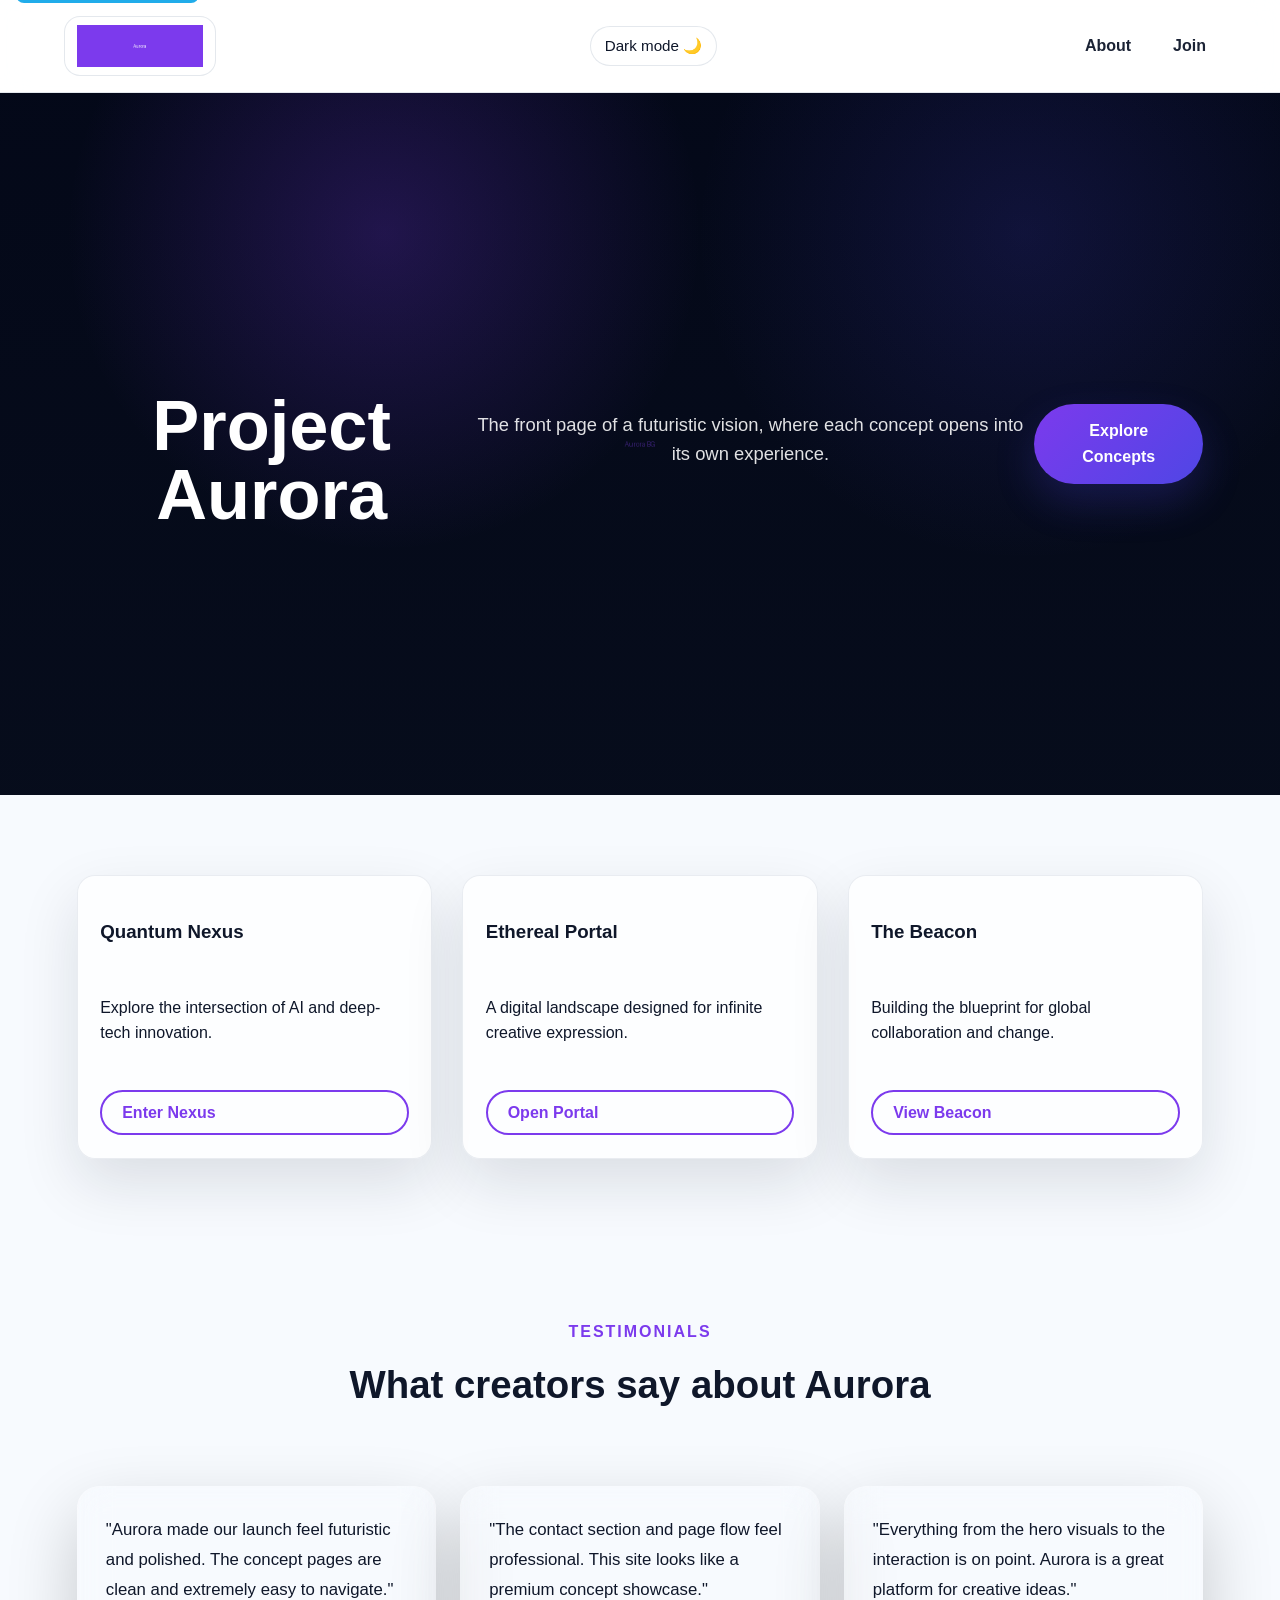
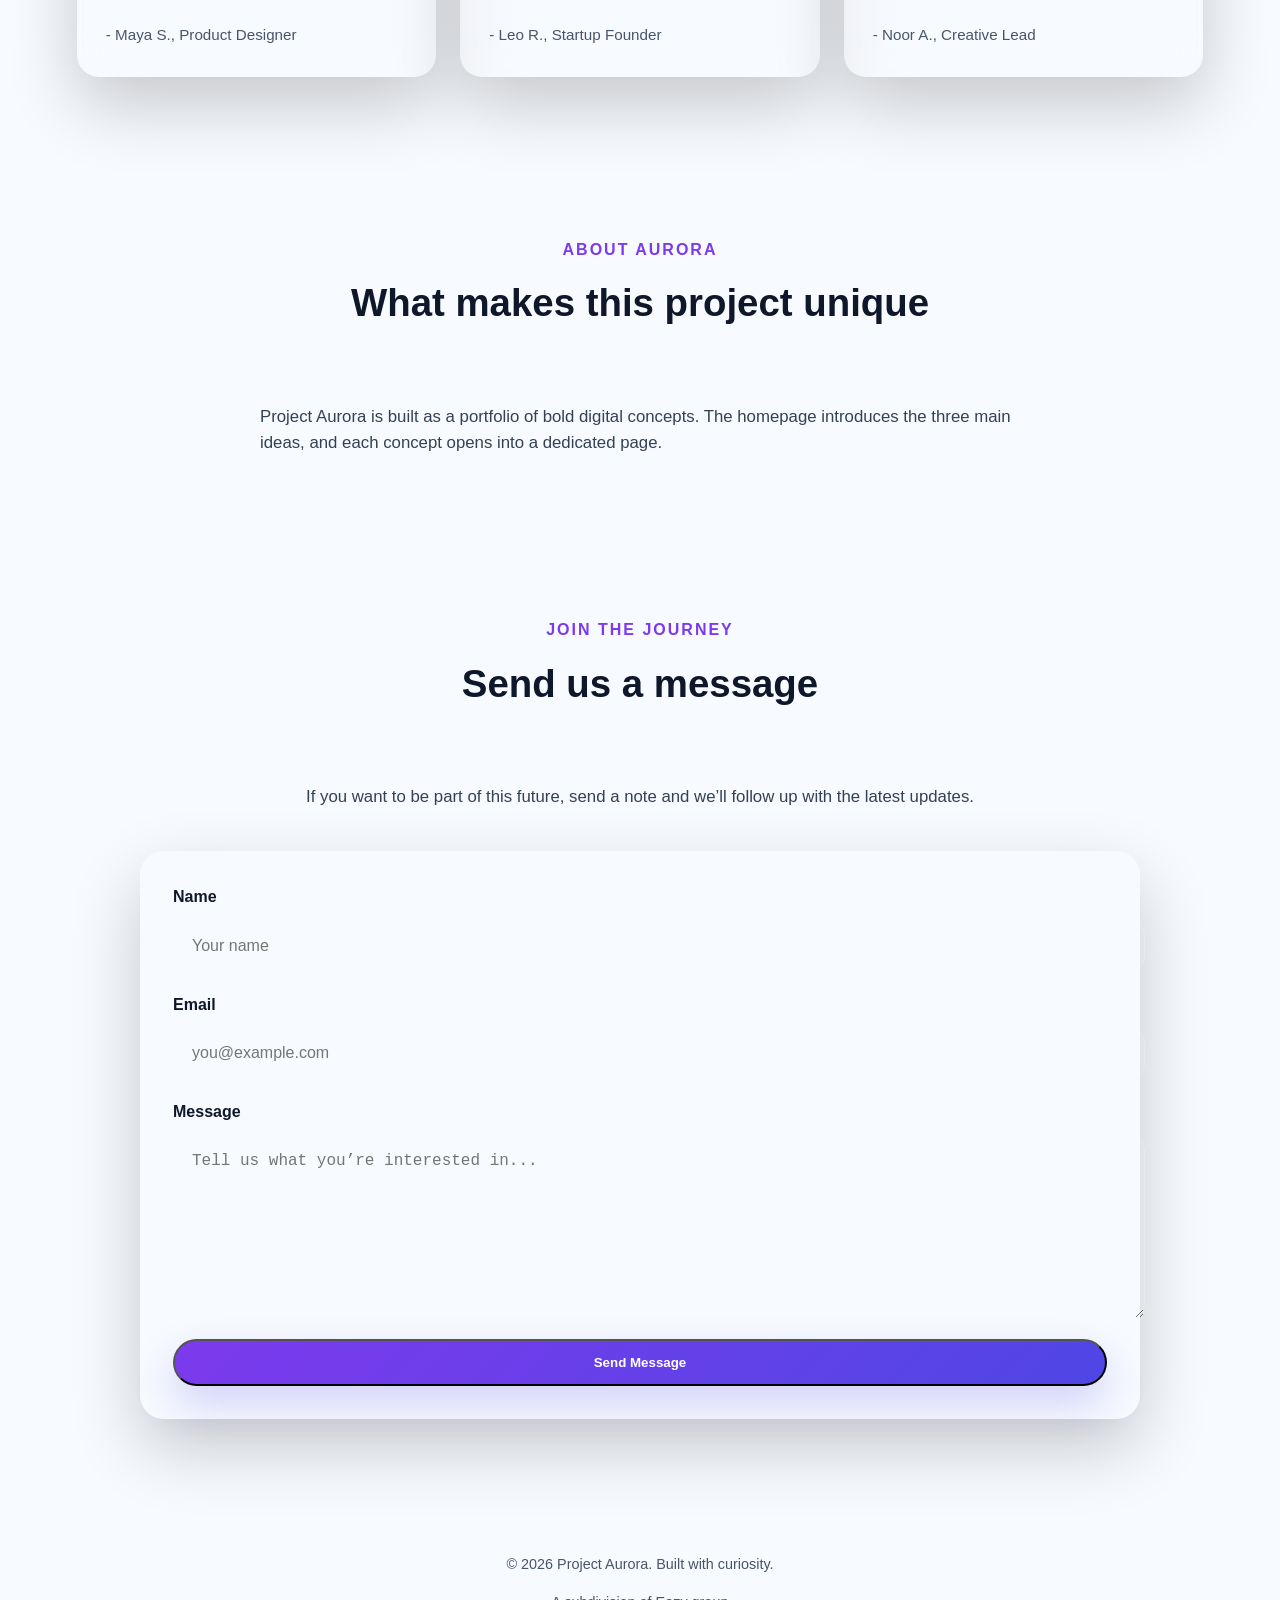
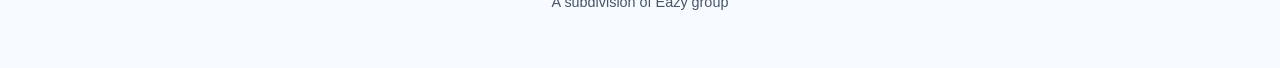
<file: index.html>
<!DOCTYPE html>
<html lang="en">
<head>
    <meta charset="UTF-8">
    <meta name="viewport" content="width=device-width, initial-scale=1.0">
    <title>Project Aurora | Explore the Future</title>
    <link rel="stylesheet" href="style.css">
</head>
<body>
    <a href="#main" class="skip-link">Skip to main content</a>

    <nav>
        <a href="#home" class="logo">
            <img src="aurora logo.png" alt="Project Aurora logo">
        </a>
        <div class="nav-actions">
            <button class="mode-toggle" id="mode-toggle" aria-label="Toggle dark mode">🌙</button>
            <button class="nav-toggle" aria-label="Toggle menu">
                <span></span>
            </button>
        </div>
        <div class="nav-links">
            <a href="#about">About</a>
            <a href="#join">Join</a>
        </div>
    </nav>

    <main id="main">
        <header id="home">
            <h1>Project Aurora</h1>
            <p>The front page of a futuristic vision, where each concept opens into its own experience.</p>
            <a href="#concepts" class="btn">Explore Concepts</a>
        </header>

        <section id="concepts">
            <div class="card-grid">
                <div class="card">
                    <h3>Quantum Nexus</h3>
                    <p>Explore the intersection of AI and deep-tech innovation.</p>
                    <a href="nexus.html" class="link-btn">Enter Nexus</a>
                </div>

                <div class="card">
                    <h3>Ethereal Portal</h3>
                    <p>A digital landscape designed for infinite creative expression.</p>
                    <a href="portal.html" class="link-btn">Open Portal</a>
                </div>

                <div class="card">
                    <h3>The Beacon</h3>
                    <p>Building the blueprint for global collaboration and change.</p>
                    <a href="beacon.html" class="link-btn">View Beacon</a>
                </div>
            </div>
        </section>

        <section id="testimonials">
            <div class="section-header">
                <span>Testimonials</span>
                <h2>What creators say about Aurora</h2>
            </div>
            <div class="testimonials-grid">
                <div class="testimonial-card">
                    <p>"Aurora made our launch feel futuristic and polished. The concept pages are clean and extremely easy to navigate."</p>
                    <span>- Maya S., Product Designer</span>
                </div>
                <div class="testimonial-card">
                    <p>"The contact section and page flow feel professional. This site looks like a premium concept showcase."</p>
                    <span>- Leo R., Startup Founder</span>
                </div>
                <div class="testimonial-card">
                    <p>"Everything from the hero visuals to the interaction is on point. Aurora is a great platform for creative ideas."</p>
                    <span>- Noor A., Creative Lead</span>
                </div>
            </div>
        </section>

        <section id="about">
            <div class="section-header">
                <span>About Aurora</span>
                <h2>What makes this project unique</h2>
            </div>
            <p>Project Aurora is built as a portfolio of bold digital concepts. The homepage introduces the three main ideas, and each concept opens into a dedicated page.</p>
        </section>

        <section id="join">
            <div class="section-header">
                <span>Join the Journey</span>
                <h2>Send us a message</h2>
            </div>
            <p>If you want to be part of this future, send a note and we’ll follow up with the latest updates.</p>
            <form id="contact-form" class="contact-form" action="https://formspree.io/f/xlgowlak" method="POST">
                <input type="hidden" name="_subject" value="New Aurora contact message">
                <input type="hidden" name="_captcha" value="false">
                <div class="form-row">
                    <label for="name">Name</label>
                    <input type="text" id="name" name="name" placeholder="Your name" required>
                </div>
                <div class="form-row">
                    <label for="email">Email</label>
                    <input type="email" id="email" name="email" placeholder="you@example.com" required>
                </div>
                <div class="form-row">
                    <label for="message">Message</label>
                    <textarea id="message" name="message" placeholder="Tell us what you’re interested in..." rows="5" required></textarea>
                </div>
                <button type="submit" class="btn">Send Message</button>
                <p class="form-success" id="form-success" hidden>Thanks! Your message has been received.</p>
                <p class="form-error" id="form-error" hidden>Please sign up for Formspree and replace the form action with your real Formspree form ID.</p>
            </form>
        </section>
    </main>

    <footer>
        <p>&copy; 2026 Project Aurora. Built with curiosity.</p>
        <p>A subdivision of Eazy group</p>
    </footer>

    <script src="script.js" defer></script>
</body>
</html>
</file>
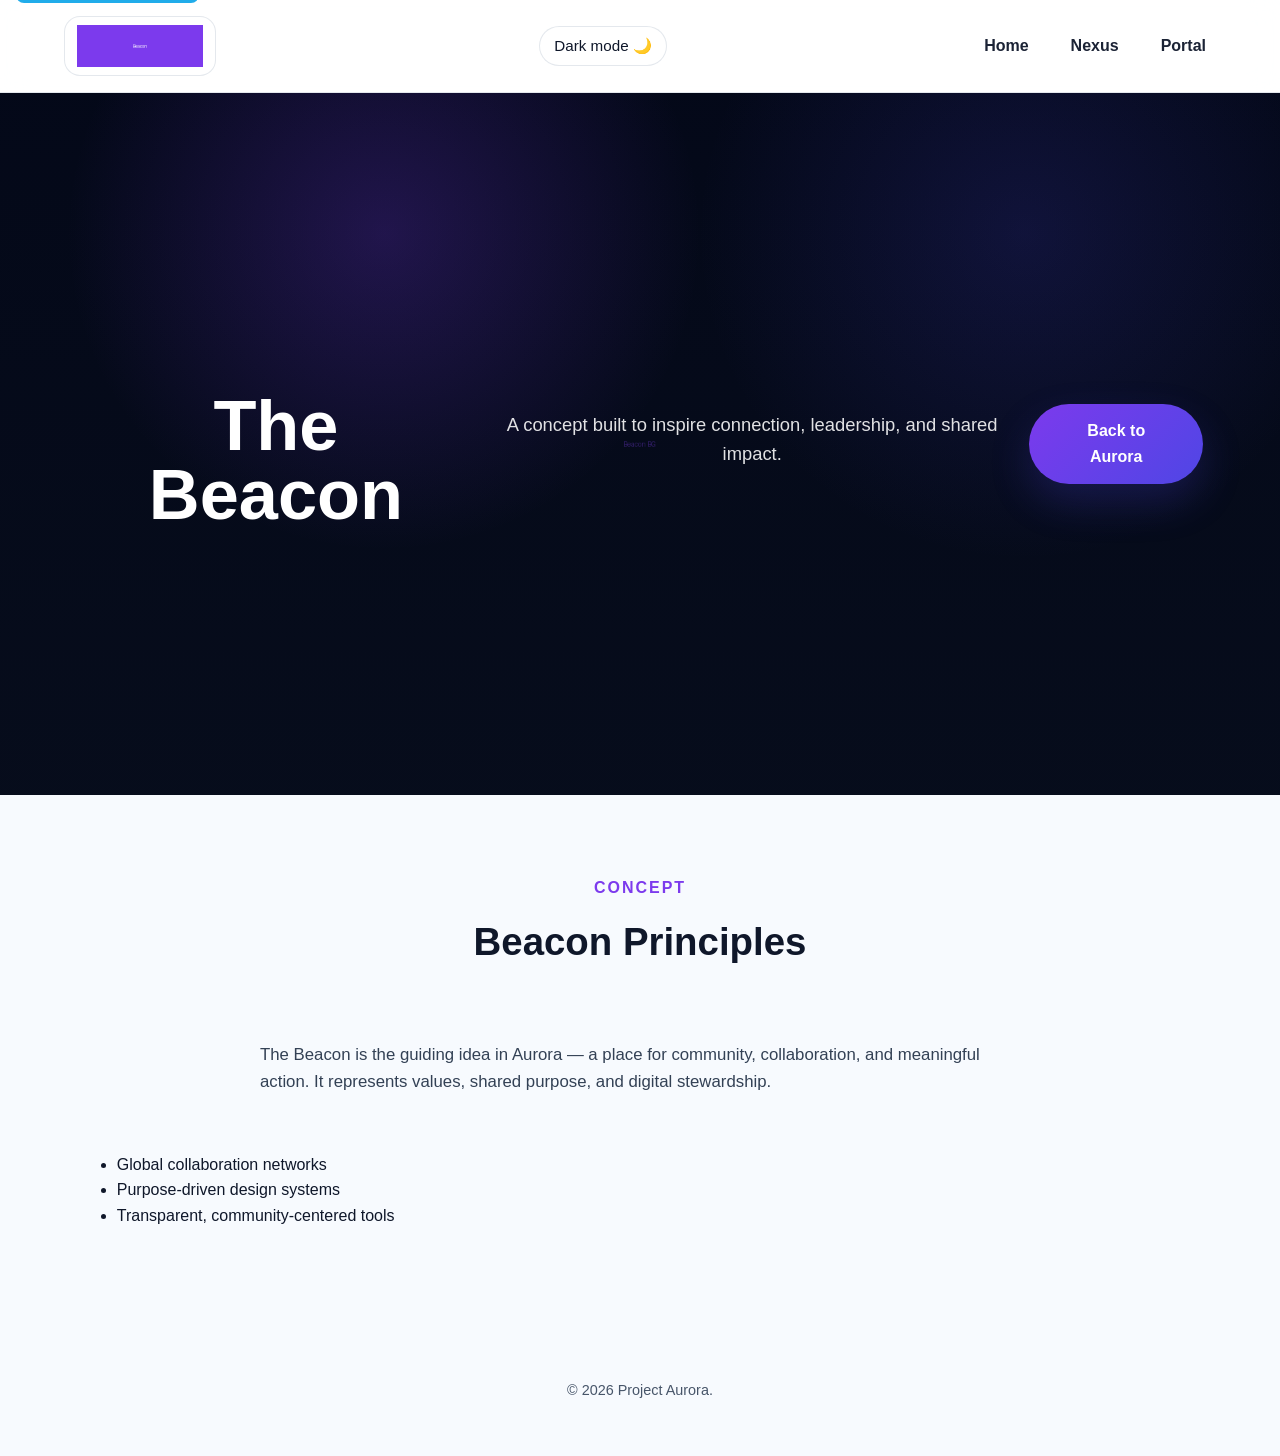
<file: beacon.html>
<!DOCTYPE html>
<html lang="en">
<head>
  <meta charset="UTF-8">
  <meta name="viewport" content="width=device-width, initial-scale=1.0">
  <title>The Beacon | Project Aurora</title>
  <link rel="stylesheet" href="style.css">
</head>
<body>
  <a href="#main" class="skip-link">Skip to main content</a>
  <nav>
    <a href="index.html" class="logo">
      <img src="beacon logo.png" alt="The Beacon logo">
    </a>
    <div class="nav-actions">
      <button class="mode-toggle" id="mode-toggle" aria-label="Toggle dark mode">🌙</button>
      <button class="nav-toggle" aria-label="Toggle menu">
        <span></span>
      </button>
    </div>
    <div class="nav-links">
      <a href="index.html">Home</a>
      <a href="nexus.html">Nexus</a>
      <a href="portal.html">Portal</a>
    </div>
  </nav>
  <main id="main">
    <header class="beacon-hero">
      <h1>The Beacon</h1>
      <p>A concept built to inspire connection, leadership, and shared impact.</p>
      <a href="index.html" class="btn">Back to Aurora</a>
    </header>
    <section>
      <div class="section-header">
        <span>Concept</span>
        <h2>Beacon Principles</h2>
      </div>
      <p>The Beacon is the guiding idea in Aurora — a place for community, collaboration, and meaningful action. It represents values, shared purpose, and digital stewardship.</p>
      <ul>
        <li>Global collaboration networks</li>
        <li>Purpose-driven design systems</li>
        <li>Transparent, community-centered tools</li>
      </ul>
    </section>
  </main>
  <footer>
    <p>&copy; 2026 Project Aurora.</p>
  </footer>
  <script src="script.js" defer></script>
</body>
</html>
</file>
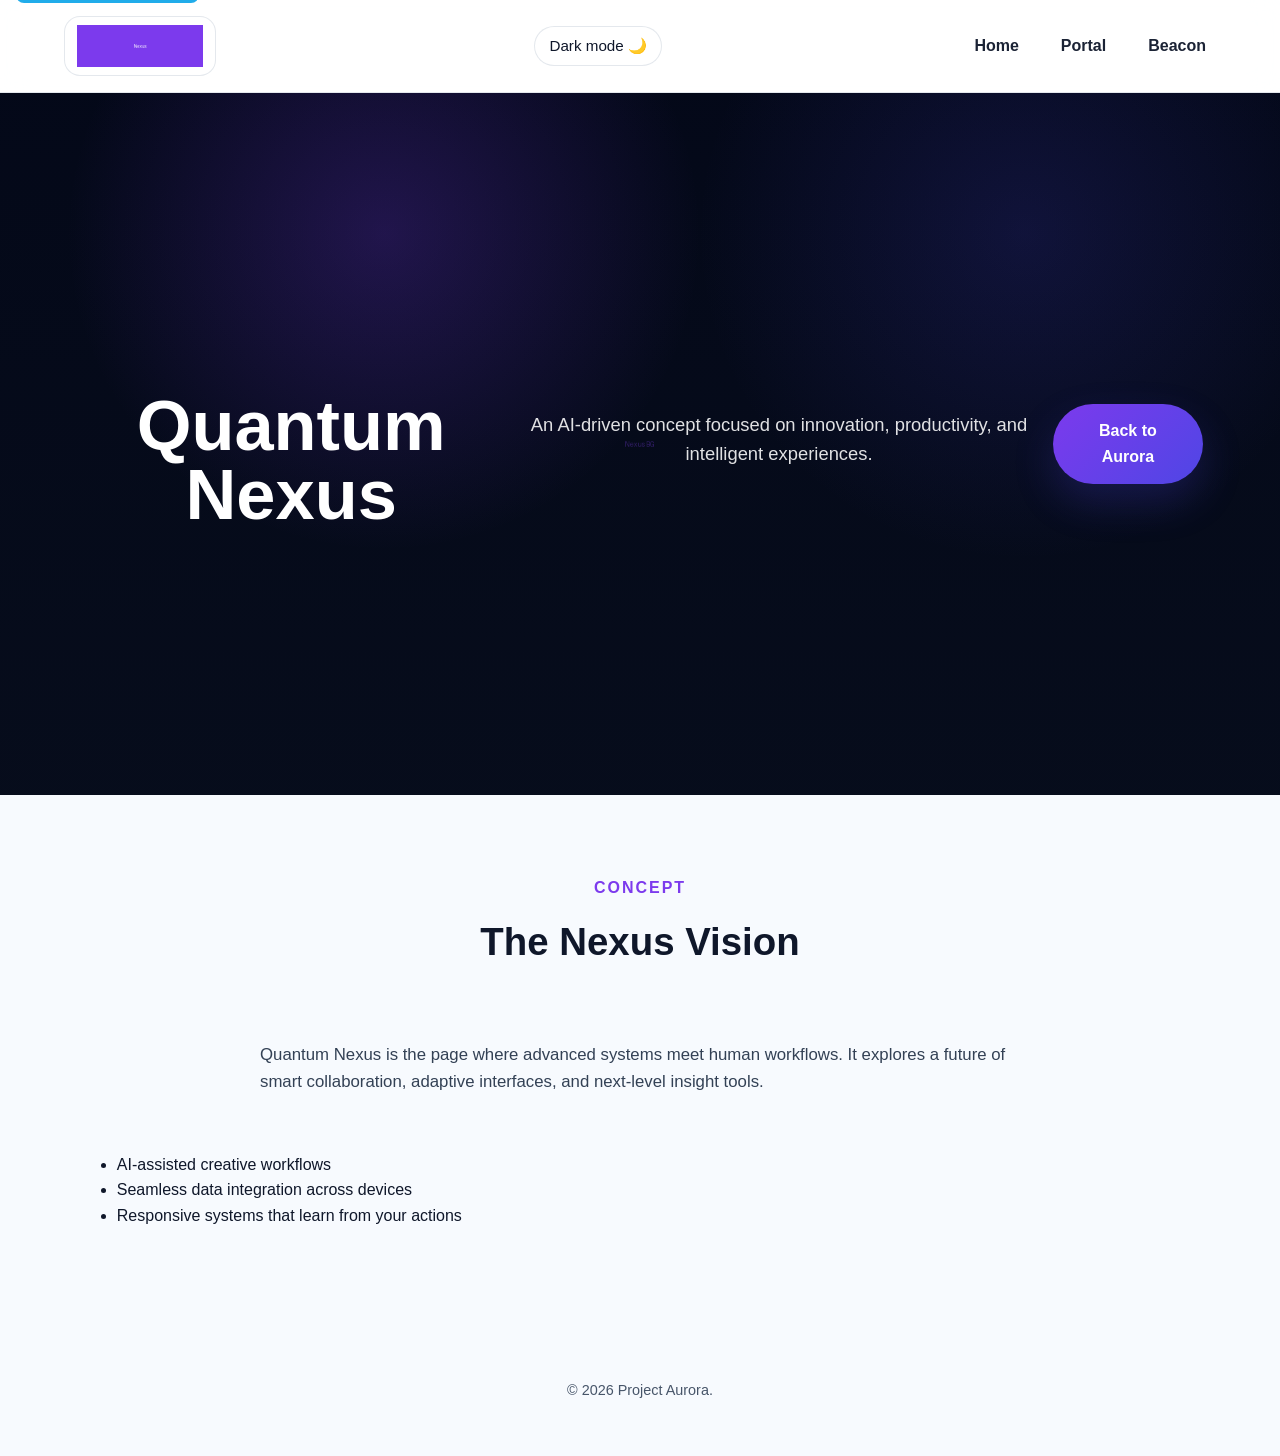
<file: nexus.html>
<!DOCTYPE html>
<html lang="en">
<head>
  <meta charset="UTF-8">
  <meta name="viewport" content="width=device-width, initial-scale=1.0">
  <title>Quantum Nexus | Project Aurora</title>
  <link rel="stylesheet" href="style.css">
</head>
<body>
  <a href="#main" class="skip-link">Skip to main content</a>
  <nav>
    <a href="index.html" class="logo">
      <img src="nexus logo.png" alt="Quantum Nexus logo">
    </a>
    <div class="nav-actions">
      <button class="mode-toggle" id="mode-toggle" aria-label="Toggle dark mode">🌙</button>
      <button class="nav-toggle" aria-label="Toggle menu">
        <span></span>
      </button>
    </div>
    <div class="nav-links">
      <a href="index.html">Home</a>
      <a href="portal.html">Portal</a>
      <a href="beacon.html">Beacon</a>
    </div>
  </nav>
  <main id="main">
    <header class="nexus-hero">
      <h1>Quantum Nexus</h1>
      <p>An AI-driven concept focused on innovation, productivity, and intelligent experiences.</p>
      <a href="index.html" class="btn">Back to Aurora</a>
    </header>
    <section>
      <div class="section-header">
        <span>Concept</span>
        <h2>The Nexus Vision</h2>
      </div>
      <p>Quantum Nexus is the page where advanced systems meet human workflows. It explores a future of smart collaboration, adaptive interfaces, and next-level insight tools.</p>
      <ul>
        <li>AI-assisted creative workflows</li>
        <li>Seamless data integration across devices</li>
        <li>Responsive systems that learn from your actions</li>
      </ul>
    </section>
  </main>
  <footer>
    <p>&copy; 2026 Project Aurora.</p>
  </footer>
  <script src="script.js" defer></script>
</body>
</html>
</file>
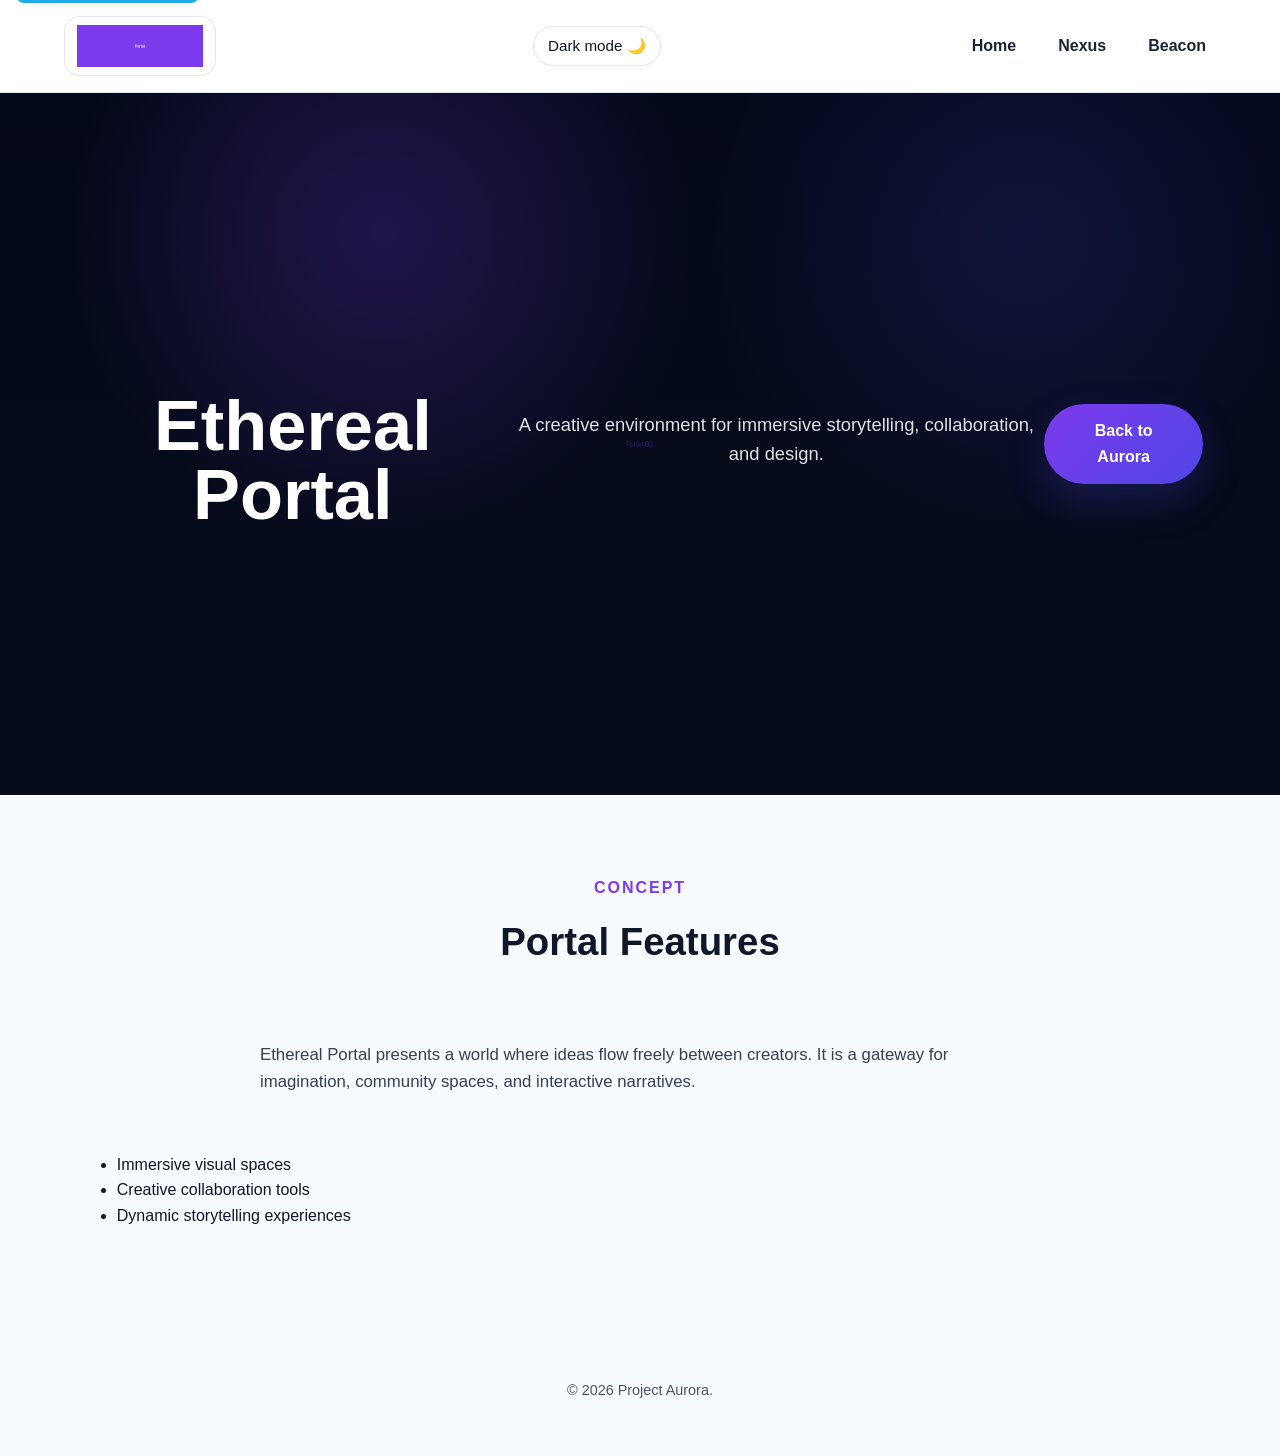
<file: portal.html>
<!DOCTYPE html>
<html lang="en">
<head>
  <meta charset="UTF-8">
  <meta name="viewport" content="width=device-width, initial-scale=1.0">
  <title>Ethereal Portal | Project Aurora</title>
  <link rel="stylesheet" href="style.css">
</head>
<body>
  <a href="#main" class="skip-link">Skip to main content</a>
  <nav>
    <a href="index.html" class="logo">
      <img src="portal logo.png" alt="Ethereal Portal logo">
    </a>
    <div class="nav-actions">
      <button class="mode-toggle" id="mode-toggle" aria-label="Toggle dark mode">🌙</button>
      <button class="nav-toggle" aria-label="Toggle menu">
        <span></span>
      </button>
    </div>
    <div class="nav-links">
      <a href="index.html">Home</a>
      <a href="nexus.html">Nexus</a>
      <a href="beacon.html">Beacon</a>
    </div>
  </nav>
  <main id="main">
    <header class="portal-hero">
      <h1>Ethereal Portal</h1>
      <p>A creative environment for immersive storytelling, collaboration, and design.</p>
      <a href="index.html" class="btn">Back to Aurora</a>
    </header>
    <section>
      <div class="section-header">
        <span>Concept</span>
        <h2>Portal Features</h2>
      </div>
      <p>Ethereal Portal presents a world where ideas flow freely between creators. It is a gateway for imagination, community spaces, and interactive narratives.</p>
      <ul>
        <li>Immersive visual spaces</li>
        <li>Creative collaboration tools</li>
        <li>Dynamic storytelling experiences</li>
      </ul>
    </section>
  </main>
  <footer>
    <p>&copy; 2026 Project Aurora.</p>
  </footer>
  <script src="script.js" defer></script>
</body>
</html>
</file>
<file: style.css>
:root {
    --bg: #f7fafe;
    --surface: rgba(255, 255, 255, 0.76);
    --surface-soft: rgba(15, 23, 42, 0.08);
    --text: #0f172a;
    --muted: #475569;
    --primary: #7c3aed;
    --accent: #4f46e5;
    --border: rgba(148, 163, 184, 0.25);
    --shadow: 0 24px 60px rgba(15, 23, 42, 0.12);
    --header-bg: linear-gradient(180deg, rgba(255, 255, 255, 0.75), rgba(255, 255, 255, 0.9)), url("aurora.png");
}

body.dark-mode {
    --bg: #020617;
    --surface: rgba(15, 23, 42, 0.92);
    --surface-soft: rgba(255, 255, 255, 0.08);
    --text: #e2e8f0;
    --muted: #94a3b8;
    --primary: #a5b4fc;
    --accent: #818cf8;
    --border: rgba(148, 163, 184, 0.30);
    --shadow: 0 24px 60px rgba(0, 0, 0, 0.45);
    --header-bg: linear-gradient(180deg, rgba(7, 13, 28, 0.35), rgba(7, 13, 28, 0.9)), url("aurora.png");
}

body.light-mode {
    --header-bg: linear-gradient(180deg, rgba(255, 255, 255, 0.85), rgba(255, 255, 255, 0.95)), url("aurora.png");
}

body {
    font-family: 'Segoe UI', Tahoma, Geneva, Verdana, sans-serif;
    margin: 0;
    background: var(--bg);
    color: var(--text);
    line-height: 1.6;
    transition: background 0.35s ease, color 0.35s ease, box-shadow 0.35s ease, border-color 0.35s ease;
}

body ::selection {
    background: rgba(124, 58, 237, 0.2);
}

.skip-link {
    position: absolute;
    top: -40px;
    left: 1rem;
    background: rgba(14, 165, 233, 0.92);
    color: white;
    padding: 0.55rem 0.8rem;
    border-radius: 8px;
    text-decoration: none;
    font-weight: 600;
    z-index: 1100;
    transition: top 0.2s ease;
}

.skip-link:focus {
    top: 1rem;
}

.theme-toast {
    position: fixed;
    right: 1rem;
    bottom: 1rem;
    background: rgba(20, 24, 45, 0.93);
    color: #fff;
    padding: 0.75rem 1.2rem;
    border-radius: 999px;
    box-shadow: 0 14px 30px rgba(0, 0, 0, 0.25);
    opacity: 0;
    transform: translateY(8px);
    transition: opacity 0.26s ease, transform 0.26s ease;
    pointer-events: none;
    font-size: 0.93rem;
    letter-spacing: 0.02em;
}

.theme-toast.visible {
    opacity: 1;
    transform: translateY(0);
}

/* Provide CSS fallback for prefers-color-scheme when JS is not loaded */
@media (prefers-color-scheme: dark) {
    :root {
        --bg: #020617;
        --surface: rgba(15, 23, 42, 0.92);
        --text: #e2e8f0;
        --primary: #a5b4fc;
        --accent: #818cf8;
    }
}


/* Navigation */
nav {
    background: rgba(255, 255, 255, 0.90);
    color: var(--text);
    padding: 1rem 5%;
    display: flex;
    justify-content: space-between;
    align-items: center;
    position: sticky;
    top: 0;
    z-index: 1000;
    border-bottom: 1px solid var(--border);
    backdrop-filter: blur(16px);
}

.logo {
    background: var(--surface);
    padding: 8px 12px;
    border-radius: 16px;
    border: 1px solid var(--border);
}

.logo img {
    height: 42px;
    width: auto;
    display: block;
}

.nav-toggle {
    display: none;
    background: transparent;
    border: none;
    padding: 12px;
    margin-left: 16px;
    cursor: pointer;
}

.nav-toggle span,
.nav-toggle span::before,
.nav-toggle span::after {
    display: block;
    width: 24px;
    height: 2px;
    background: white;
    border-radius: 999px;
    position: relative;
    transition: transform 0.3s ease, opacity 0.3s ease;
}

.nav-toggle span::before,
.nav-toggle span::after {
    content: '';
    position: absolute;
    left: 0;
}

.nav-toggle span::before {
    top: -8px;
}

.nav-toggle span::after {
    top: 8px;
}

.mode-toggle {
    background: var(--surface);
    border: 1px solid var(--border);
    color: var(--text);
    padding: 10px 14px;
    border-radius: 999px;
    cursor: pointer;
    margin-left: 16px;
    font-size: 0.95rem;
    transition: background 0.3s ease, color 0.3s ease, border-color 0.3s ease;
}

.nav-actions {
    display: flex;
    align-items: center;
}

.nav-links {
    display: flex;
    align-items: center;
    gap: 22px;
}

.nav-links a {
    color: var(--text);
    opacity: 0.95;
    text-decoration: none;
    font-weight: 600;
    padding: 6px 10px;
    border-radius: 10px;
    transition: transform 0.2s ease, color 0.2s ease, background 0.2s ease, opacity 0.2s ease;
}

.nav-links a:hover,
.nav-links a.active {
    color: #ffffff;
    background: var(--primary);
    transform: translateY(-1px);
    opacity: 1;
}

.nav-open .nav-toggle span {
    background: transparent;
}

.nav-open .nav-toggle span::before {
    transform: translateY(8px) rotate(45deg);
}

.nav-open .nav-toggle span::after {
    transform: translateY(-8px) rotate(-45deg);
}

.nav-links a:hover {
    opacity: 0.8;
}

body.dark-mode {
    background: var(--bg);
    color: var(--text);
}

body.dark-mode .logo {
    background: rgba(255,255,255,0.08);
}

body.dark-mode .card,
body.dark-mode .testimonial-card,
body.dark-mode .contact-form input,
body.dark-mode .contact-form textarea {
    background: #0f172a;
    color: #e2e8f0;
    border-color: #334155;
}

body.dark-mode .card {
    box-shadow: 0 12px 24px rgba(0, 0, 0, 0.35);
}

body.dark-mode footer {
    background: #020617;
    color: #cbd5e1;
}

body.dark-mode .link-btn {
    color: #a5b4fc;
    border-color: #a5b4fc;
}

body.dark-mode .link-btn:hover {
    background: #a5b4fc;
    color: #0f172a;
}

body.dark-mode .form-row label {
    color: #cbd5e1;
}

body.dark-mode .form-success {
    color: #86efac;
}

body.dark-mode .form-error {
    color: #fca5a5;
}

/* Hero Section */
header {
    position: relative;
    overflow: hidden;
    min-height: 78vh;
    display: flex;
    align-items: center;
    justify-content: center;
    padding: 0 6%;
    text-align: center;
    color: white;
    background-image: linear-gradient(180deg, rgba(7, 13, 28, 0.35), rgba(7, 13, 28, 0.9)), url("aurora.png");
    background-size: cover;
    background-position: center;
}

header::before {
    content: '';
    position: absolute;
    inset: 0;
    background: radial-gradient(circle at 30% 20%, rgba(124, 58, 237, 0.24), transparent 30%), radial-gradient(circle at 80% 20%, rgba(79, 70, 229, 0.16), transparent 28%);
    pointer-events: none;
}

header > * {
    position: relative;
    z-index: 1;
}

.nexus-hero {
    background-image: linear-gradient(180deg, rgba(7, 13, 28, 0.35), rgba(7, 13, 28, 0.92)), url("nexus.png");
}

.portal-hero {
    background-image: linear-gradient(180deg, rgba(7, 13, 28, 0.35), rgba(7, 13, 28, 0.92)), url("portal.png");
}

.beacon-hero {
    background-image: linear-gradient(180deg, rgba(7, 13, 28, 0.35), rgba(7, 13, 28, 0.92)), url("beacon.png");
}

h1 {
    font-size: clamp(3rem, 6vw, 4.4rem);
    line-height: 0.98;
    margin-bottom: 1rem;
}

header p {
    font-size: 1.15rem;
    color: rgba(255, 255, 255, 0.88);
    max-width: 720px;
    margin: 1.2rem auto 1.8rem;
}

.btn {
    background: linear-gradient(135deg, var(--primary), var(--accent));
    color: white;
    padding: 14px 30px;
    text-decoration: none;
    border-radius: 999px;
    font-weight: 700;
    box-shadow: 0 18px 40px rgba(79, 70, 229, 0.22);
    transition: transform 0.25s ease, box-shadow 0.25s ease;
}

.btn:hover {
    transform: translateY(-2px);
    box-shadow: 0 24px 52px rgba(79, 70, 229, 0.28);
}

/* Content Section */
main {
    max-width: 1400px;
    margin: 0 auto;
}

.card-grid {
    display: grid;
    gap: 24px;
    grid-template-columns: repeat(auto-fit, minmax(280px, 1fr));
}

.card {
    background: var(--surface);
    box-shadow: var(--shadow);
    border-radius: 18px;
    border: 1px solid rgba(148, 163, 184, 0.2);
    padding: 1.4rem;
    transition: transform 0.3s ease, box-shadow 0.3s ease, border-color 0.3s ease;
    display: flex;
    flex-direction: column;
    gap: 0.8rem;
}

.card:hover {
    transform: translateY(-5px);
    box-shadow: 0 26px 70px rgba(15, 23, 42, 0.35);
    border-color: var(--primary);
}

section {
    padding: 80px 6%;
    display: grid;
    gap: 40px;
}

.section-header {
    grid-column: 1 / -1;
    text-align: center;
}

.section-header span {
    display: inline-block;
    color: var(--primary);
    font-weight: 700;
    text-transform: uppercase;
    letter-spacing: 2px;
    margin-bottom: 10px;
}

.section-header h2 {
    font-size: clamp(2rem, 3vw, 2.8rem);
    margin: 0;
}

.testimonials-grid {
    display: grid;
    gap: 24px;
    grid-template-columns: repeat(auto-fit, minmax(260px, 1fr));
}

.testimonial-card {
    background: rgba(255, 255, 255, 0.08);
    padding: 28px;
    border-radius: 22px;
    box-shadow: 0 28px 70px rgba(0, 0, 0, 0.2);
    border: 1px solid rgba(255, 255, 255, 0.08);
    backdrop-filter: blur(16px);
}

.testimonial-card p {
    margin: 0 0 18px;
    font-size: 1.05rem;
    line-height: 1.8;
    color: var(--text);
}

.testimonial-card span {
    display: block;
    font-size: 0.95rem;
    color: var(--muted);
}

.contact-form {
    display: grid;
    gap: 20px;
    background: rgba(255, 255, 255, 0.08);
    border: 1px solid rgba(255, 255, 255, 0.08);
    border-radius: 24px;
    box-shadow: 0 28px 70px rgba(0, 0, 0, 0.2);
    padding: 32px;
}

.form-row {
    display: grid;
    gap: 10px;
}

.form-row label {
    font-weight: 600;
    color: var(--text);
}

.contact-form input,
.contact-form textarea {
    width: 100%;
    border: 1px solid rgba(255, 255, 255, 0.16);
    border-radius: 16px;
    padding: 16px 18px;
    font-size: 1rem;
    background: rgba(255, 255, 255, 0.08);
    color: var(--text);
}

.contact-form input:focus,
.contact-form textarea:focus {
    border-color: rgba(124, 58, 237, 0.6);
    box-shadow: 0 0 0 3px rgba(124, 58, 237, 0.12);
}

.contact-form textarea {
    resize: vertical;
    min-height: 150px;
}

.form-success,
.form-error {
    margin: 0;
    font-weight: 600;
}

.form-success {
    color: #86efac;
}

.form-error {
    color: #fda4af;
}

footer {
    text-align: center;
    padding: 40px 6%;
    background: transparent;
    color: var(--muted);
    font-size: 0.9rem;
}

.link-btn {
    display: inline-block;
    margin-top: 15px;
    color: var(--primary);
    text-decoration: none;
    font-weight: bold;
    border: 2px solid var(--primary);
    padding: 8px 20px;
    border-radius: 999px;
    transition: 0.3s;
}

.link-btn:hover {
    background: rgba(124, 58, 237, 0.14);
    color: white;
}

@media (max-width: 960px) {
    nav {
        padding: 1rem 4%;
    }

    header {
        height: 72vh;
        padding: 0 16px;
    }

    h1 {
        font-size: 3rem;
    }

    section {
        padding: 60px 6%;
    }
}





/* Page Fade Animation */
body {
    animation: fadeIn 0.8s ease-in;
}

.section-header {
    max-width: 900px;
    margin: 0 auto 30px;
    text-align: center;
}

.card-grid {
    display: grid;
    gap: 30px;
    grid-template-columns: repeat(auto-fit, minmax(280px, 1fr));
}

section#about,
section#join {
    padding: 80px 10%;
    max-width: 1000px;
    margin: 0 auto;
}

.section-header + p {
    max-width: 760px;
    margin: 0 auto;
    font-size: 1.05rem;
    color: #334155;
}

body.dark-mode .nav-links {
    background: rgba(15, 23, 42, 0.96);
}

body.dark-mode .nav-toggle span,
body.dark-mode .nav-toggle span::before,
body.dark-mode .nav-toggle span::after {
    background: var(--text);
}

body.dark-mode .mode-toggle {
    background: rgba(255, 255, 255, 0.08);
    border-color: rgba(255, 255, 255, 0.12);
    color: #e2e8f0;
}

body.dark-mode nav {
    background: rgba(15, 23, 42, 0.95);
    border-color: rgba(255, 255, 255, 0.08);
}

@media (max-width: 720px) {
    h1 { font-size: 2.7rem; }
    header { height: auto; padding: 80px 20px; }
    header p { max-width: 620px; margin: 0 auto 24px; }
    .mode-toggle { margin-left: 10px; padding: 10px 12px; }
    nav { padding: 1rem 3%; }
    .nav-toggle { display: block; }
    .nav-links {
        position: absolute;
        top: 100%;
        left: 0;
        right: 0;
        background: rgba(8, 13, 28, 0.96);
        flex-direction: column;
        align-items: center;
        overflow: hidden;
        max-height: 0;
        transition: max-height 0.3s ease;
    }
    .nav-links a {
        margin: 0;
        width: 100%;
        padding: 14px 0;
        text-align: center;
        border-top: 1px solid rgba(255,255,255,0.08);
    }
    .nav-open .nav-links {
        max-height: 260px;
    }
    section { padding: 60px 5%; }
}

@keyframes fadeIn {
    from { opacity: 0; }
    to { opacity: 1; }
}
</file>
